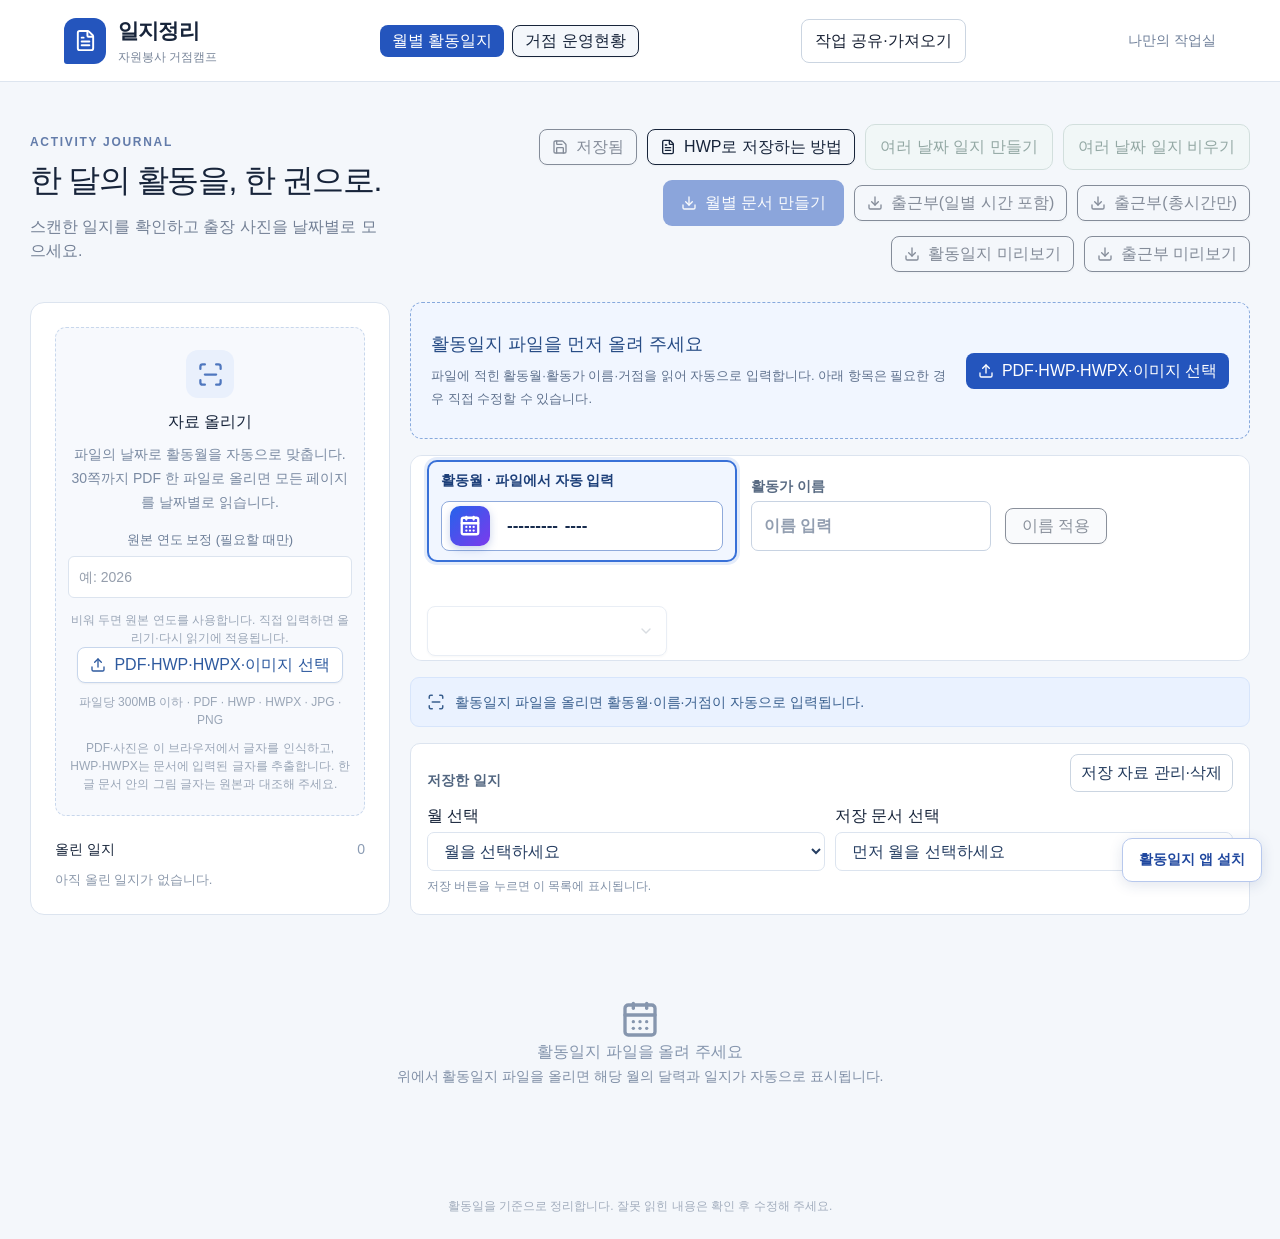
<file: index.html>
<!doctype html>
<html lang="ko">
  <head>
    <meta charset="UTF-8" />
    <meta name="viewport" content="width=device-width, initial-scale=1.0" />
    <meta name="theme-color" content="#f4f7fb" />
    <meta name="description" content="PDF·HWP·HWPX 활동일지를 날짜별로 읽고 정리하는 자원봉사 일지 앱" />
    <link rel="icon" href="./favicon.svg" type="image/svg+xml" />
    <link rel="manifest" href="./journal-manifest.json">
    <link rel="apple-touch-icon" href="./journal-install/icon-180.png?v=20261103-letters">
    <meta name="apple-mobile-web-app-capable" content="yes">
    <meta name="apple-mobile-web-app-title" content="활동일지">
    <link rel="stylesheet" href="./journal-install/install.css?v=20261103-1">
    <script defer src="./journal-install/install.js?v=20261104-photo-scope"></script>
    <title>일지정리 · 자원봉사 활동 일지</title>
    <link rel="stylesheet" href="./assets/journal-action-stability.css?v=20261126-big-warning-v11">
    <script type="module" crossorigin src="./assets/index-mobile-preview-20261009.js?v=20261126-keep-in-place-v43"></script>
    <script type="module" src="./assets/hwp-preview.js?v=20261107-evidence-background-v6"></script>
    <script type="module" src="./assets/township-excel-import.js?v=20261031-excel-import-v1"></script>
    <script type="module" src="./assets/center-operations-hwpx-export.js?v=20261102-linkage-table-only-v1"></script>
    <link rel="stylesheet" crossorigin href="./assets/index-B8Yboowa.css?v=20261103-photo-app-unlink-v1">
    <link rel="stylesheet" href="./assets/hwp-preview.css?v=20261031-bulk-trip-v2">
    <link rel="stylesheet" href="./assets/bulk-journal-drafts.css?v=20261103-common-picker-v16">
    <link rel="stylesheet" href="./assets/calendar-follow.css?v=20261103-fold-sentence-v9">
    <link rel="stylesheet" href="./assets/journal-import-merge.css?v=20261107-trip-dates-v2">
    <script src="./manage-saved.js?v=20261106-stable-actions" defer></script>
    <link rel="stylesheet" href="./work-import-dates.css?v=20261124-2"><script src="./share-work.js?v=20261124-select-files-v2" defer></script>
    <!-- XML export guards: fix57 -->
  </head>
  <body>
    <div id="root"></div>
    <button id="install-journal-app" class="journal-install-button" type="button">활동일지 앱 설치</button>
    <dialog id="journal-install-help" class="journal-install-help" aria-labelledby="journal-install-title">
      <h2 id="journal-install-title">활동일지 설치</h2>
      <p id="journal-install-status" role="status"></p>
      <p>컴퓨터: Chrome 또는 Edge의 주소창 설치 아이콘이나 메뉴에서 ‘앱 설치’를 선택하세요.</p>
      <p>아이폰·아이패드: Safari에서 이 페이지를 열고 ‘공유 → 홈 화면에 추가’를 선택하세요.</p>
      <p>안드로이드: Chrome 메뉴의 ‘앱 설치’ 또는 ‘홈 화면에 추가’를 선택하세요.</p>
      <button id="journal-install-close" type="button">닫기</button>
    </dialog>
  </body>
</html>
</file>
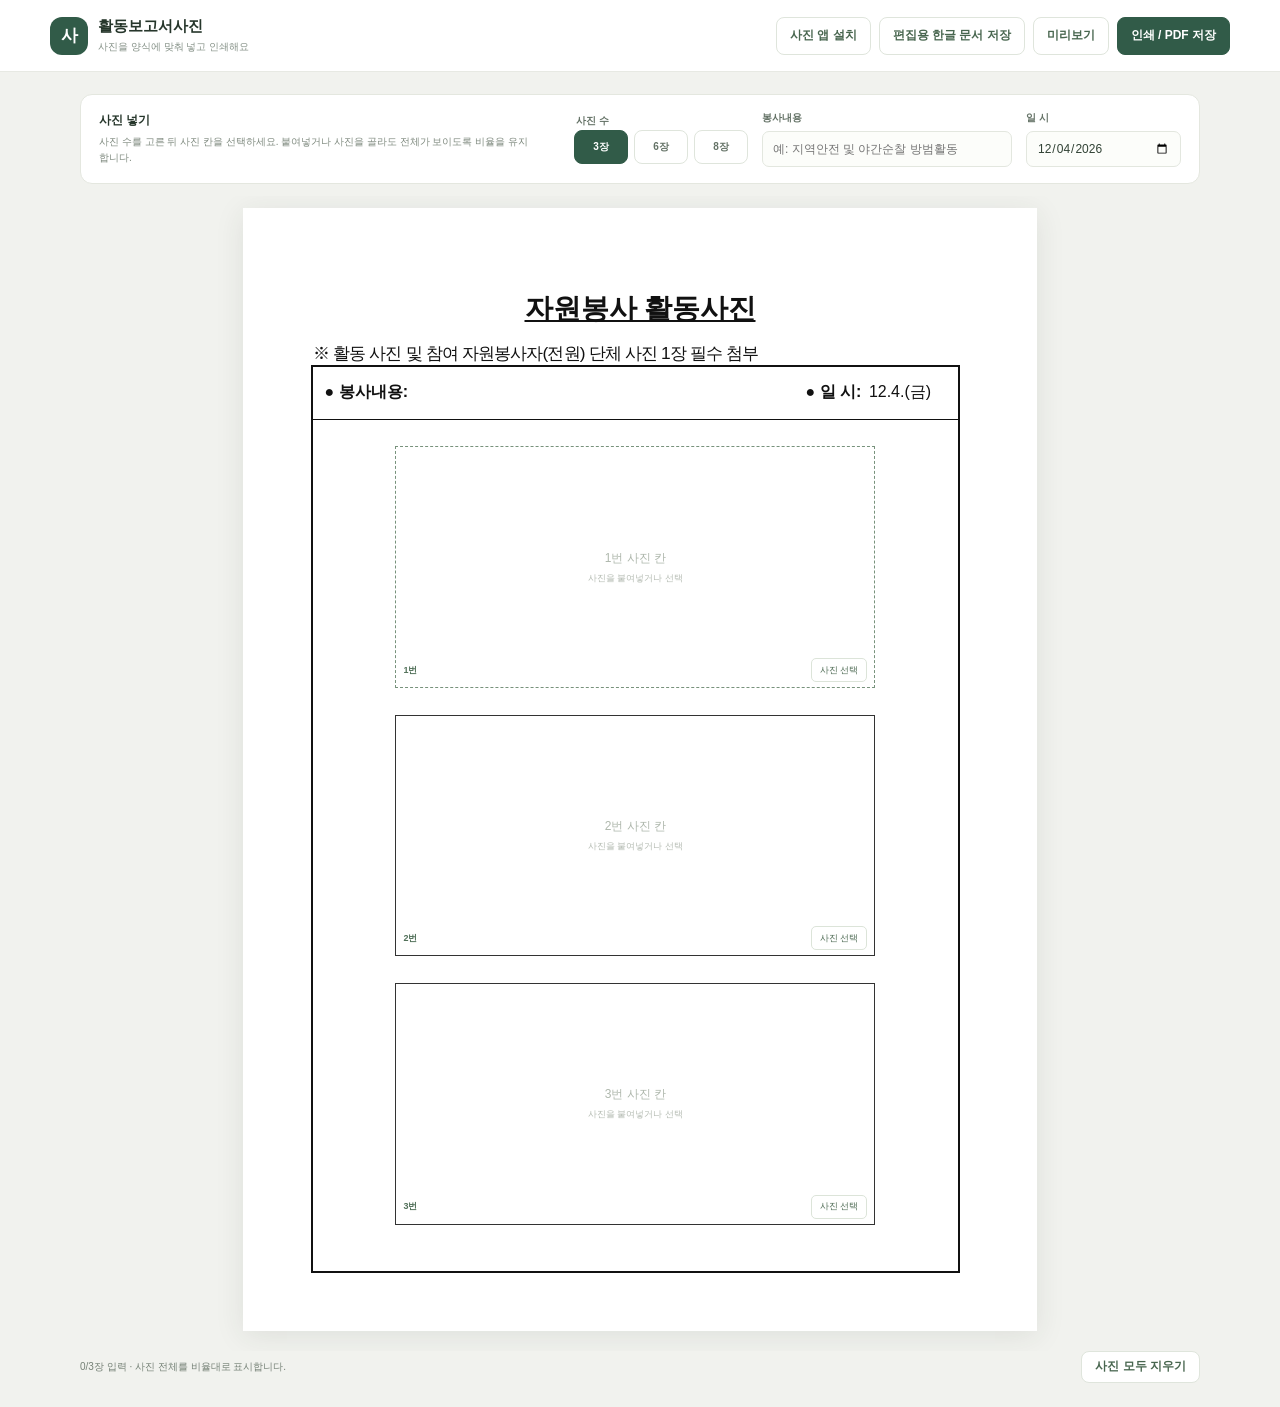
<file: activity-report-photo.html>
<!doctype html>
<html lang="ko">
<head>
  <meta charset="utf-8">
  <meta name="viewport" content="width=device-width,initial-scale=1">
  <meta name="theme-color" content="#f1f2ee">
  <title>활동보고서사진</title>
  <link rel="manifest" href="./activity-report-photo-manifest.json">
  <link rel="icon" href="./photo-install/icon-192.png?v=20261103-letters" type="image/png">
  <link rel="apple-touch-icon" href="./photo-install/icon-180.png?v=20261103-letters">
  <meta name="apple-mobile-web-app-capable" content="yes">
  <meta name="apple-mobile-web-app-title" content="활동보고서사진">
  <link rel="stylesheet" href="./photo-install/install.css?v=20261103-1">
  <script defer src="./photo-install/install.js?v=20261103-1"></script>
  <style>
    *{box-sizing:border-box}body{margin:0;background:#f1f2ee;color:#26362b;font-family:Arial,"Malgun Gothic",sans-serif}.toolbar{height:72px;display:flex;align-items:center;gap:22px;padding:0 max(20px,calc((100vw - 1180px)/2));background:#fff;border-bottom:1px solid #e7e9e3}.brand{display:flex;align-items:center;gap:10px;margin-right:auto}.brand-mark{display:grid;place-items:center;width:38px;height:38px;border-radius:12px;background:#315b48;color:#fff;font-size:17px;font-weight:700}.brand b,.brand small{display:block}.brand b{font-size:15px}.brand small{margin-top:4px;color:#849086;font-size:10px}.actions{display:flex;gap:8px}.btn{min-height:38px;display:inline-flex;align-items:center;justify-content:center;gap:7px;padding:0 13px;border:1px solid #dfe5dc;border-radius:8px;background:#fff;color:#48664f;font-size:12px;font-weight:650;cursor:pointer}.btn.primary{border-color:#315b48;background:#315b48;color:#fff}.settings{width:min(1120px,calc(100% - 40px));display:flex;align-items:end;gap:14px;margin:22px auto 12px;padding:16px 18px;border:1px solid #e4e7df;border-radius:12px;background:#fff}.settings-intro{display:grid;gap:5px;align-self:center;min-width:250px;margin-right:auto}.settings-intro b{font-size:12px}.settings-intro small{max-width:430px;color:#7e897e;font-size:10px;line-height:1.6}.settings label{display:grid;gap:6px;min-width:250px}.settings label span{font-size:10px;font-weight:650;color:#647266}.settings input{height:36px;padding:0 10px;border:1px solid #e3e7df;border-radius:7px;background:#fcfdfa;color:#314235;font:inherit;font-size:12px}.settings .date{min-width:155px}.message{width:min(1120px,calc(100% - 40px));margin:0 auto 8px;color:#53745a;font-size:11px}.canvas-wrap{display:flex;justify-content:center;overflow:auto;padding:12px 18px 20px}.page{width:210mm;min-width:210mm;height:297mm;padding:20mm 18mm 15mm;background:#fff;color:#111;box-shadow:0 5px 28px #28362a18}.page h1{height:13mm;margin:0 0 2.5mm;text-align:center;font-family:"함초롬바탕","함초롱바탕","HCR Batang",Batang,"바탕",serif;font-size:21pt;line-height:13mm;text-decoration:underline;text-underline-offset:2px}.frame{height:246mm;border:2px solid #111}.heading{min-height:14mm;display:grid;grid-template-columns:minmax(0,1fr) 46mm;align-items:center;padding:1mm 1mm 1mm 3mm;border-bottom:1px solid #111;font-family:"나눔고딕","Nanum Gothic",sans-serif;font-size:12pt}.heading>div{display:flex;align-items:center;gap:2mm;min-width:0}.heading b{flex-shrink:0}.heading>div:first-child span{overflow-wrap:anywhere;white-space:normal}.heading>div:last-child{justify-content:flex-end;white-space:nowrap;padding-right:6mm}.slots{height:calc(100% - 14mm);display:flex;flex-direction:column;align-items:center;gap:7mm;padding:0}.slot{position:relative;width:127mm;height:64mm;display:grid;place-items:center;overflow:hidden;border:1px solid #333;background:#fff}.slot:first-child{margin-top:7mm}.slot:nth-child(2){height:64mm}.slot.active:not(.filled){border-style:dashed;border-color:#78927c}.slot img{display:block;width:auto;height:64mm;max-width:100%;max-height:100%;object-fit:contain}.empty{position:absolute;inset:0;display:flex;flex-direction:column;align-items:center;justify-content:center;gap:5px;color:#afb8ad}.empty span{font-size:12px}.empty small{color:#b4bbb2;font-size:9px}.slot-controls{position:absolute;left:0;right:0;bottom:0;display:flex;align-items:center;gap:5px;padding:5px 7px;background:#ffffffef}.slot-controls b{margin-right:auto;color:#52715a;font-size:9px}.slot-controls button{height:24px;padding:0 8px;border:1px solid #dce4d9;border-radius:5px;background:#fff;color:#4c6952;font-size:9px;cursor:pointer}.footer{width:min(1120px,calc(100% - 40px));display:flex;align-items:center;gap:15px;margin:0 auto 24px;color:#758176;font-size:10px}.reset{margin-left:auto;min-height:32px}.preview-bottom[hidden]{display:none}.preview-bottom{position:fixed;right:24px;bottom:20px;z-index:5;display:flex;gap:8px;padding:8px;border:1px solid #e3e7df;border-radius:12px;background:#ffffffed;box-shadow:0 5px 24px #26362416}.is-preview .settings,.is-preview .message,.is-preview .footer{display:none}.is-preview .slot.active:not(.filled){border-style:solid;border-color:#333}.is-preview .empty{display:none}
    @media(max-width:900px){.settings{flex-wrap:wrap;align-items:stretch}.settings-intro{width:100%}.settings label{flex:1;min-width:200px}.settings .date{min-width:155px}.toolbar{padding:0 14px;gap:10px}.actions{gap:5px}.btn{padding:0 9px;font-size:10px}.canvas-wrap{justify-content:flex-start}}
    .photo-count-select{display:grid;gap:7px;margin:0;padding:0;border:0;align-self:center}
    .photo-count-select legend{margin-bottom:2px;color:#647266;font-size:10px;font-weight:650}
    .photo-count-options{display:flex;gap:6px}
    .photo-count-options label{min-width:0;padding:0;border:0}
    .photo-count-options input{position:absolute;opacity:0;pointer-events:none}
    .photo-count-options span{display:inline-flex;min-width:54px;min-height:34px;align-items:center;justify-content:center;padding:0 12px;border:1px solid #dfe5dc;border-radius:8px;background:#fff;color:#48664f;font-size:12px;font-weight:650;cursor:pointer}
    .photo-count-options input:checked+span{border-color:#315b48;background:#315b48;color:#fff}
    .photo-count-options input:focus-visible+span{outline:2px solid #86a795;outline-offset:2px}
    #pages{display:contents}
    .page.grid-page{padding:20mm 18mm 15mm}
    .page.grid-page .frame{height:246mm}
    .page.grid-page .slots{height:calc(100% - 14mm);display:grid;grid-template-columns:repeat(2,minmax(0,1fr));align-content:start;gap:5mm;padding:6mm 5mm}
    .page.grid-page .slot{width:100%;height:63mm;margin-top:0}
    .page.grid-page.mode-8 .slot{height:44mm}
    .page.grid-page .slot img{width:100%;height:100%;max-width:100%;max-height:100%;object-fit:contain}
    /* The 6-photo sheet is the same table as the 8-photo sheet without its last row. */
    .page.grid-page .frame{height:auto}
    .page.grid-page .slots{height:auto;grid-auto-rows:41mm;gap:5mm 10mm;padding:6mm 10mm;border:0}
    .page.grid-page .slot{height:41mm!important;margin:0;border:1px solid #333}
    .page.grid-page .slot.active:not(.filled){background:#f7fbf7;outline:0}
    @media(max-width:640px){.photo-count-select{width:100%}.photo-count-options{width:100%}.photo-count-options label{flex:1}.photo-count-options span{width:100%}.toolbar{height:64px}.brand b{font-size:12px}.brand small{font-size:8px}.brand-mark{width:32px;height:32px}.settings{width:calc(100% - 24px);padding:13px;gap:10px}.settings label{min-width:180px}.settings .date{min-width:140px}.footer{width:calc(100% - 24px);align-items:flex-start;flex-direction:column}.reset{margin:0}}
    @media print{@page{size:A4 portrait;margin:0}body{background:#fff}.screen-only{display:none!important}.canvas-wrap{display:block;overflow:visible;padding:0}.page{width:210mm;min-width:0;height:297mm;margin:0;padding:20mm 18mm 15mm;box-shadow:none;page-break-after:always;break-after:page}.page.grid-page{width:210mm;height:297mm;margin:0;padding:20mm 18mm 15mm;page-break-after:always;break-after:page}.page.grid-page .frame{height:auto}.page:last-child{page-break-after:auto;break-after:auto}.frame{height:246mm}.empty{display:none!important}.page.grid-page .slot.active:not(.filled){outline:0}}
  .page:not(.grid-page) .frame{width:171.55mm;height:240.40mm;max-width:100%}
  .report-note{letter-spacing:-0.05em;margin:0;padding-left:0.5mm;font:13pt/6mm "나눔고딕","Nanum Gothic","Malgun Gothic",sans-serif}
  </style>
</head>
<body>
  <header class="toolbar screen-only">
    <div class="brand"><span class="brand-mark">사</span><div><b>활동보고서사진</b><small>사진을 양식에 맞춰 넣고 인쇄해요</small></div></div>
    <div class="actions"><button class="btn" id="install-photo-app" type="button">사진 앱 설치</button><button class="btn" id="download-hangul">편집용 한글 문서 저장</button><button class="btn" id="preview">미리보기</button><button class="btn primary" id="print">인쇄 / PDF 저장</button></div>
  </header>
  <section class="settings screen-only">
    <div class="settings-intro"><b>사진 넣기</b><small>사진 수를 고른 뒤 사진 칸을 선택하세요. 붙여넣거나 사진을 골라도 전체가 보이도록 비율을 유지합니다.</small></div>
    <fieldset class="photo-count-select"><legend>사진 수</legend><div class="photo-count-options" role="radiogroup" aria-label="사진 수 선택"><label><input type="radio" name="photo-count" value="3" checked><span>3장</span></label><label><input type="radio" name="photo-count" value="6"><span>6장</span></label><label><input type="radio" name="photo-count" value="8"><span>8장</span></label></div></fieldset>
    <label><span>봉사내용</span><input id="activity" placeholder="예: 지역안전 및 야간순찰 방범활동"></label>
    <label class="date"><span>일 시</span><input id="date" type="date"></label>
  </section>
  <p class="message screen-only" id="message" role="status"></p>
  <div class="canvas-wrap"><div id="pages"></div></div>
  <footer class="footer screen-only"><span id="count">0/3장 입력 · 사진은 원본 비율을 유지합니다.</span><button class="btn reset" id="clear">사진 모두 지우기</button></footer>
  <div class="preview-bottom screen-only" id="preview-actions" hidden><button class="btn" id="back-to-edit">미리보기 닫기</button><button class="btn primary" id="print-preview">인쇄 / PDF 저장</button></div>
  <dialog id="photo-install-help" class="photo-install-help screen-only" aria-labelledby="photo-install-title">
    <h2 id="photo-install-title">활동보고서사진 설치</h2>
    <p id="photo-install-status" role="status"></p>
    <p>컴퓨터: Chrome 또는 Edge의 주소창 설치 아이콘이나 메뉴에서 ‘앱 설치’를 선택하세요.</p>
    <p>아이폰·아이패드: Safari에서 이 페이지를 열고 ‘공유 → 홈 화면에 추가’를 선택하세요.</p>
    <p>안드로이드: Chrome 메뉴의 ‘앱 설치’ 또는 ‘홈 화면에 추가’를 선택하세요.</p>
    <button id="photo-install-close" class="btn" type="button">닫기</button>
  </dialog>
  <script>
    (()=>{
      const pageHost=document.getElementById('pages'),activity=document.getElementById('activity'),date=document.getElementById('date'),message=document.getElementById('message'),count=document.getElementById('count');
      const countChoices=Array.from(document.querySelectorAll('input[name="photo-count"]'));
      let photos=Array(8).fill(null),active=0,preview=false,photoCount=3;
      const localDate=()=>{const d=new Date();return `${d.getFullYear()}-${String(d.getMonth()+1).padStart(2,'0')}-${String(d.getDate()).padStart(2,'0')}`};
      date.value=localDate();
      const say=text=>{message.textContent=text};
      const make=(tag,className,text)=>{const element=document.createElement(tag);if(className)element.className=className;if(text!==undefined)element.textContent=text;return element};
      const formatDate=()=>{if(!date.value)return '';const [year,month,day]=date.value.split('-').map(Number);const weekday=['일','월','화','수','목','금','토'][new Date(year,month-1,day).getDay()];return `${month}.${day}.(${weekday})`};
      const fileDate=()=>{if(!date.value)return '';const [year,month,day]=date.value.split('-').map(Number);return `${year}.${String(month).padStart(2,'0')}.${String(day).padStart(2,'0')}.(${['일','월','화','수','목','금','토'][new Date(year,month-1,day).getDay()]})`};
      const render=()=>{
        photoCount=Number(countChoices.find(choice=>choice.checked)?.value||3);
        if(active>=photoCount)active=0;
        const article=make('article',`page${photoCount===3?'':` grid-page mode-${photoCount}`}`);
        article.setAttribute('aria-label',`활동보고서 사진 ${photoCount}장 인쇄 미리보기`);
        article.append(make('h1','', '자원봉사 활동사진'));
        article.append(make('p','report-note','※ 활동 사진 및 참여 자원봉사자(전원) 단체 사진 1장 필수 첨부'));
        const frame=make('section','frame');
        const heading=make('header','heading');
        const activityLine=make('div');activityLine.append(make('b','', '● 봉사내용:'),make('span','',activity.value));
        const dateLine=make('div');dateLine.append(make('b','', '● 일 시:'),make('span','',formatDate()));
        heading.append(activityLine,dateLine);frame.append(heading);
        const slots=make('div','slots');
        for(let index=0;index<photoCount;index++){
          const photo=photos[index],box=make('div',`slot${active===index?' active':''}${photo?' filled':''}`);
          box.addEventListener('click',()=>{active=index;render()});
          box.addEventListener('dragover',event=>event.preventDefault());
          box.addEventListener('drop',event=>{event.preventDefault();const file=Array.from(event.dataTransfer.files).find(item=>item.type.startsWith('image/'));if(file)place(file,index)});
          if(photo){const img=make('img');img.src=photo.url;img.alt=`${index+1}번 활동 사진`;box.append(img)}
          else{const empty=make('div','empty');empty.append(make('span','',`${index+1}번 사진 칸`),make('small','screen-only','사진을 붙여넣거나 선택'));box.append(empty)}
          if(!preview){
            const tools=make('div','slot-controls screen-only');tools.append(make('b','',`${index+1}번`));
            const pick=make('button','', '사진 선택');pick.addEventListener('click',event=>{event.stopPropagation();active=index;const input=document.createElement('input');input.type='file';input.accept='image/jpeg,image/png,image/webp';input.onchange=()=>{if(input.files[0])place(input.files[0],index)};input.click()});tools.append(pick);
            if(photo){const remove=make('button','', '삭제');remove.addEventListener('click',event=>{event.stopPropagation();URL.revokeObjectURL(photo.url);photos[index]=null;render()});tools.append(remove)}
            box.append(tools);
          }
          slots.append(box);
        }
        frame.append(slots);article.append(frame);pageHost.replaceChildren(article);
        const filled=photos.slice(0,photoCount).filter(Boolean).length;
        count.textContent=`${filled}/${photoCount}장 입력 · 사진 전체를 비율대로 표시합니다.`;
      };
      const place=(file,index)=>{if(!file.type.startsWith('image/'))return say('이미지 사진을 선택해 주세요.');if(photos[index])URL.revokeObjectURL(photos[index].url);photos[index]={url:URL.createObjectURL(file),name:file.name};active=index;render();say(`${index+1}번 사진 칸에 넣었습니다.`)};
      document.getElementById('download-hangul').addEventListener('click',async()=>{const button=document.getElementById('download-hangul');button.disabled=true;say('한글 문서를 만들고 있어요.');try{const {saveHangul}=await import('./photo-hwpx-export.js?v=cell-datefit7');await saveHangul({photos:photos.slice(0,photoCount),count:photoCount,activity:activity.value.trim(),date:formatDate(),fileDate:fileDate()});say('한글 문서를 저장했어요.');}catch(error){console.error(error);say('한글 문서를 만들지 못했어요. 다시 시도해 주세요.')}finally{button.disabled=false}});
      document.addEventListener('paste',event=>{const file=Array.from(event.clipboardData.items).find(item=>item.type.startsWith('image/'))?.getAsFile();if(file){event.preventDefault();place(file,active)}});
      activity.addEventListener('input',render);date.addEventListener('input',render);countChoices.forEach(choice=>choice.addEventListener('change',()=>{active=0;render();say(`${choice.value}장 사진 양식으로 바꿨습니다.`)}));
      const toggle=()=>{preview=!preview;document.body.classList.toggle('is-preview',preview);document.getElementById('preview-actions').hidden=!preview;document.getElementById('preview').textContent=preview?'편집으로':'미리보기';render()};
      document.getElementById('preview').addEventListener('click',toggle);document.getElementById('back-to-edit').addEventListener('click',toggle);document.getElementById('print').addEventListener('click',()=>window.print());document.getElementById('print-preview').addEventListener('click',()=>window.print());
      document.getElementById('clear').addEventListener('click',()=>{photos.forEach(photo=>photo&&URL.revokeObjectURL(photo.url));photos=Array(8).fill(null);render();say('사진을 모두 지웠습니다.')});
      render();
    })();
  </script>
</body>
</html>
</file>
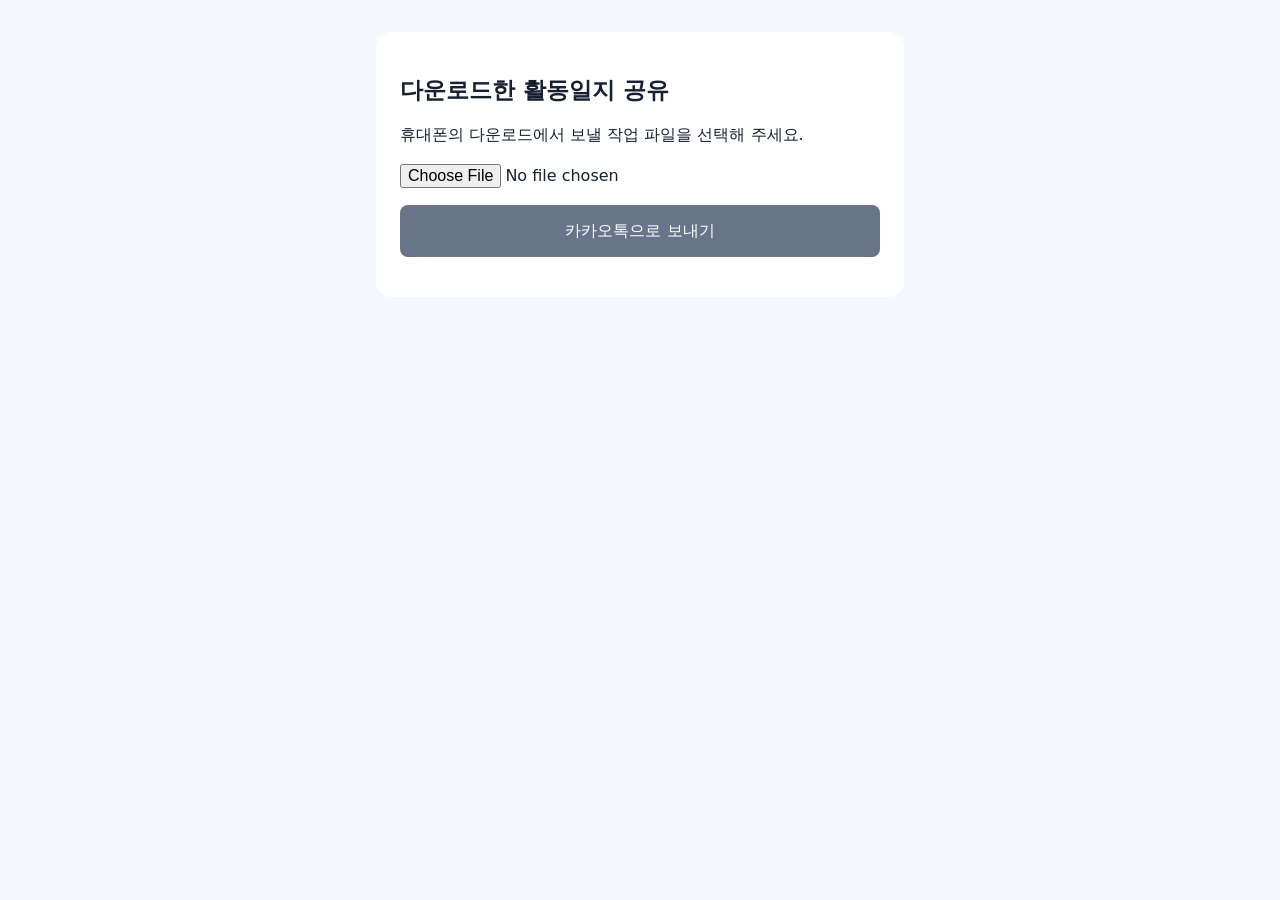
<file: android-share.html>
<!doctype html>
<html lang="ko"><head><meta charset="utf-8"><meta name="viewport" content="width=device-width,initial-scale=1"><title>다운로드한 활동일지 공유</title><style>
body{margin:0;background:#f4f7fb;color:#172033;font:1rem/1.55 system-ui,sans-serif}
main{max-width:30rem;margin:2rem auto;padding:1.5rem;background:white;border-radius:1rem}
h1{font-size:1.45rem}label,input,button{display:block;margin:1rem 0}input{max-width:100%;font:inherit}
button{padding:.85rem 1rem;font:inherit;border:0;border-radius:.5rem;background:#2552bf;color:white;width:100%}button[hidden]{display:none}button:disabled{background:#68748a}
</style><link rel="stylesheet" href="./work-import-dates.css?v=20261124-2"><script defer src="./share-work.js?v=20261124-select-files-v2"></script></head><body><main><h1>다운로드한 활동일지 공유</h1><label for="downloaded-journal">휴대폰의 다운로드에서 보낼 작업 파일을 선택해 주세요.</label><input id="downloaded-journal" type="file" accept=".vjournal,.pdf,.zip,.txt,application/pdf,application/octet-stream,application/zip,text/plain"><button id="send-downloaded-journal" type="button" disabled>카카오톡으로 보내기</button><button id="keep-downloaded-journal" type="button" hidden>이 일지를 Chrome에 저장하고 계속 쓰기</button><p id="downloaded-status" role="status"></p></main></body></html>
</file>
<file: journal-install/install.css>
.journal-install-help{width:min(440px,calc(100vw - 32px));padding:24px;border:1px solid #d6e0d8;border-radius:14px;color:#26362b;background:#fff;box-shadow:0 16px 60px #162c2840}.journal-install-help::backdrop{background:#142c2780}.journal-install-help h2{margin:0 0 12px;font-size:20px}.journal-install-help p{font-size:14px;line-height:1.7}.journal-install-help .btn{margin-top:8px}.journal-install-help:focus-visible{outline:2px solid #315b48}
.btn#install-photo-app[hidden]{display:none}

.journal-install-button{position:fixed;right:18px;bottom:18px;z-index:50;min-height:44px;padding:11px 16px;border:1px solid #b7c8ed;border-radius:10px;background:#fff;color:#20489f;box-shadow:0 3px 14px #203f7622;font:600 14px Arial,"Malgun Gothic",sans-serif;cursor:pointer}.journal-install-help button{padding:9px 16px;border:1px solid #b7c8ed;border-radius:8px;background:#fff;color:#20489f;cursor:pointer}@media print{.journal-install-button,.journal-install-help{display:none!important}}
</file>
<file: assets/journal-action-stability.css>
/* Expanding fields or validation notices must not change the user's scroll position. */
.workspace, dialog, [role="dialog"] { overflow-anchor: none; }

/* The floating message contains no controls and must not intercept form clicks. */
.journal-sticky-notice { pointer-events: none; }

.daily-date-actions, .daily-work-actions {
  display: flex;
  align-items: center;
  flex-wrap: wrap;
  gap: .5rem;
}
.daily-date-actions { margin-bottom: .5rem; }
.daily-work-actions > button { flex: 1 1 auto; }
@media (max-width: 480px) {
  .daily-work-actions > button, .daily-date-actions > button { padding-inline: .65rem; }
}

.journal-photo-drop-header {
  border: 1px dashed #a4b4cf;
  border-radius: 8px;
  padding: .8rem 1rem;
}
.journal-trip-photos[data-photo-drag-over] .journal-photo-drop-header {
  outline: 2px solid #2452b8;
  outline-offset: -2px;
  background: #eef4ff;
}
.journal-review-heading { font-size: 1rem; font-weight: 600; margin: 0 0 .75rem; }
.journal-source-column, .record-grid > .record-fields { min-width: 0; }
.journal-source-column > .source-view { position: static; }
.journal-review-actions { max-width: 28rem; display: grid; grid-template-columns: minmax(0, 1fr) minmax(0, .72fr) minmax(0, 1.16fr); gap: .3rem; margin: 0 0 .5rem; }
.journal-source-column > .source-view + .journal-trip-photos { margin-top: .75rem; }
.journal-review-actions > button { min-width: 0; height: auto; min-height: 2.5rem; padding: .35rem .25rem; font-size: .8125rem; line-height: 1.25; white-space: normal; word-break: keep-all; overflow-wrap: anywhere; }
.journal-review-actions > button > svg { display: none; }
.journal-trip-photos { min-width: 0; }
.journal-trip-photos .photo-header { flex-wrap: wrap; margin: 0 0 .75rem; }
.journal-trip-photos .photo-grid { grid-template-columns: repeat(auto-fit, minmax(min(100%, 15rem), 1fr)); }
.journal-no-record { display: flex; flex-direction: column; gap: 1rem; }
.journal-no-record > .empty-record { order: -1; }
@media (min-width: 1101px) {
  .journal-source-column > .source-view { max-height: calc(100dvh - 5rem); overflow: auto; }
}

.journal-undated-photos { margin-top: 1rem; }
.journal-undated-photos > summary { cursor: pointer; }
.journal-undated-photos .photo-grid { margin-top: .75rem; grid-template-columns: 1fr; }

.journal-inline-validation { max-width: 28rem; display: flex; flex-wrap: wrap; align-items: center; gap: .5rem .7rem; margin: 0 0 .7rem; padding: .75rem .9rem; border: 2px solid #dc2626; border-radius: .6rem; background: #fef2f2; color: #b91c1c; font-size: 1.125rem; font-weight: 700; line-height: 1.5; }
.journal-inline-validation p { flex: 1 1 14rem; margin: 0; }
.journal-inline-validation button { flex: 1 1 100%; min-height: 2.6rem; border: 1px solid #b91c1c; border-radius: .4rem; background: #fff; color: #b91c1c; padding: .3rem .6rem; font: inherit; font-weight: 600; cursor: pointer; }
.journal-validation-target { outline: 2px solid #dc2626; outline-offset: 2px; }

/* Large warning under the original journal; it stays in view while the column has empty space. */
@media (min-width: 761px) { .record-grid > .journal-source-column:has(> .journal-big-validation) { align-self: stretch; } }
.journal-big-validation { position: sticky; top: 5.5rem; margin-top: 1rem; padding: 1.25rem 1.4rem; border: 3px solid #dc2626; border-radius: .9rem; background: #fff1f2; color: #991b1b; box-shadow: 0 8px 24px #dc262622; }
.journal-big-validation h3 { margin: 0 0 .75rem; font-size: 1.6rem; font-weight: 800; line-height: 1.3; color: #b91c1c; }
.journal-big-validation ol { margin: 0; padding-left: 1.6rem; display: grid; gap: .6rem; font-size: 1.3rem; font-weight: 700; line-height: 1.5; }
.journal-big-validation button { margin-top: 1rem; width: 100%; min-height: 3rem; border: 0; border-radius: .6rem; background: #dc2626; color: #fff; font-size: 1.2rem; font-weight: 800; cursor: pointer; }
.journal-big-validation button:hover { background: #b91c1c; }
</file>
<file: assets/hwp-preview.css>
.hwp-preview-placeholder{height:600px;overflow:auto;background:#e9edf4;padding:12px}
.hwp-preview-placeholder img{display:block;width:min(100%,780px);height:auto;margin:0 auto;background:#fff;box-shadow:0 2px 12px rgba(27,46,77,.16)}
.hwp-preview-status{min-height:180px;display:grid;place-items:center;padding:16px;text-align:center;font-size:13px;line-height:1.6;color:#7686a0}
@media(max-width:700px){.hwp-preview-placeholder{height:auto;max-height:none;overflow:visible;padding:8px}.hwp-preview-placeholder img{width:100%;max-width:none}}
</file>
<file: assets/bulk-journal-drafts.css>
.bulk-journal-launch{display:flex;align-items:center;justify-content:flex-end;flex-wrap:wrap;gap:8px;max-width:100%}.bulk-launch-button,.bulk-undo-button{padding:10px 14px;border:1px solid #a9c3b9;border-radius:10px;background:#eff7f3;color:#204b3d;font:inherit;cursor:pointer}.bulk-undo-button{background:#fff;font-size:13px}.bulk-launch-button:disabled{opacity:.45;cursor:not-allowed}.bulk-result{width:100%;margin:2px 0;font-size:13px;color:#365a4d}.bulk-journal-dialog{margin:auto;inset:0;width:min(800px,calc(100vw - 28px));max-width:calc(100vw - 28px);max-height:88dvh;box-sizing:border-box;padding:24px;border:1px solid #d5dfdb;border-radius:16px;color:#243c33;background:#fff;box-shadow:0 24px 80px #152c3d40;overflow:auto}.bulk-journal-dialog::backdrop{background:#102b3e80}.bulk-dialog-head{display:flex;align-items:flex-start;justify-content:space-between;gap:12px}.bulk-dialog-head h2{margin:0;font-size:23px}.bulk-dialog-head p{margin:5px 0;color:#687d74}.bulk-dialog-head>button{border:0;background:none;font-size:30px;cursor:pointer}.bulk-intro,.bulk-help{font-size:14px;line-height:1.65;color:#64766e}.bulk-journal-dialog h3{font-size:17px;margin:24px 0 12px}.bulk-date-tools{display:flex;align-items:center;gap:7px;flex-wrap:wrap;margin-bottom:12px}.bulk-date-tools button,.bulk-dialog-actions button{border:1px solid #ccd8d2;border-radius:8px;background:#fff;padding:8px 11px;color:inherit;font:inherit;cursor:pointer}.bulk-date-tools span{margin-left:auto;font-size:13px}.bulk-calendar{display:grid;grid-template-columns:repeat(7,minmax(0,1fr));gap:6px}.bulk-weekday{text-align:center;font-size:13px;color:#6b7d75}.bulk-calendar button{display:flex;flex-direction:column;align-items:center;justify-content:center;min-height:49px;padding:5px;border:1px solid #dce4df;border-radius:8px;background:#fff;color:#2f4d40;font:inherit;cursor:pointer}.bulk-calendar button[aria-pressed=true]{background:#315e4b;color:white;border-color:#315e4b}.bulk-calendar button:disabled{color:#9aaba1;background:#f0f3f1;cursor:default}.bulk-calendar small{font-size:10px}.bulk-activities{display:grid;grid-template-columns:1fr 1fr;gap:10px;margin-bottom:16px}.bulk-activities label{display:flex;align-items:center;gap:8px;padding:11px;border:1px solid #dce4df;border-radius:9px;font-size:14px;cursor:pointer}.bulk-activities input{accent-color:#315e4b;width:17px;height:17px}.bulk-field{display:flex;flex-direction:column;gap:6px;font-size:13px}.bulk-field input,.bulk-field textarea,.bulk-plan-row textarea,.bulk-plan-row select{box-sizing:border-box;width:100%;padding:10px;border:1px solid #d6e0db;border-radius:8px;font:inherit;color:#273d34;background:#fff}.bulk-field textarea{min-height:68px}.bulk-common{display:grid;grid-template-columns:2fr 1fr 1fr;gap:10px}.bulk-plan-list{display:grid;gap:12px}.bulk-plan-row{border:1px solid #dce5e0;background:#f8fbf9;border-radius:10px;padding:12px}.bulk-plan-heading{display:flex;align-items:center;justify-content:space-between;gap:12px;margin-bottom:8px}.bulk-plan-heading strong{white-space:nowrap}.bulk-plan-row select{font-size:13px}.bulk-plan-row textarea{min-height:74px;resize:vertical;line-height:1.65;font-size:14px}.bulk-plan-row small{display:block;color:#718277;margin-top:6px}.bulk-dialog-actions{display:flex;justify-content:flex-end;gap:9px;position:sticky;bottom:-24px;background:#fff;padding:16px 0 6px;margin-top:12px}.bulk-dialog-actions button.bulk-primary{background:#315e4b;border-color:#315e4b;color:#fff}.bulk-error{padding:10px;background:#fff0ec;border-radius:8px;color:#a13a25;font-size:14px}.bulk-sr-only{position:absolute;width:1px;height:1px;padding:0;overflow:hidden;clip:rect(0,0,0,0);white-space:nowrap}@media(max-width:600px){.bulk-journal-dialog{padding:17px;max-height:92dvh}.bulk-activities{grid-template-columns:1fr}.bulk-common{grid-template-columns:1fr 1fr}.bulk-common .bulk-field:first-child{grid-column:1/-1}.bulk-calendar{gap:4px}.bulk-calendar button{min-height:44px}.bulk-plan-heading{align-items:flex-start;flex-direction:column;gap:7px}.bulk-plan-heading label{width:100%}.bulk-dialog-actions{bottom:-17px}.bulk-dialog-head h2{font-size:20px}.bulk-launch-button{font-size:14px}}

.bulk-trip-toggle{display:flex;align-items:center;gap:8px;font-size:14px;margin-bottom:12px}.bulk-trip-toggle input{width:17px;height:17px;accent-color:#315e4b}.bulk-trip-fields{padding:12px;background:#f4f8f5;border:1px solid #d6e2d9;border-radius:10px;grid-template-columns:1fr 1fr}.bulk-trip-summary{padding:12px;background:#edf5f0;border:1px solid #d0dfd5;border-radius:9px;font-size:14px;line-height:1.65;overflow-wrap:anywhere}

.bulk-activity-choice{display:flex;align-items:center;justify-content:space-between;gap:6px;border:1px solid #dce4df;border-radius:9px;padding:8px}.bulk-activity-choice label{border:0;padding:5px;min-width:0}.bulk-activity-choice .bulk-activity-common{flex-shrink:0;font-size:12px;color:#536b60;gap:5px}.bulk-activity-common input{width:16px;height:16px}

.bulk-trip-dates{min-width:0;margin:12px 0;padding:12px;border:1px solid #d6e2d9;border-radius:10px}.bulk-trip-dates legend{font-size:14px;font-weight:600;padding:0 5px}.bulk-trip-date-list{display:flex;flex-wrap:wrap;gap:8px;margin-bottom:12px}.bulk-trip-date-list .bulk-trip-date-choice{display:flex;align-items:center;gap:6px;padding:8px 10px;background:#f4f8f5;border:1px solid #d6e2d9;border-radius:8px;font-size:14px;cursor:pointer}.bulk-trip-date-list input{width:17px;height:17px;accent-color:#315e4b}

.bulk-place-picker{min-width:0;margin:12px 0 18px;padding:14px;border:1px solid #d6e2d9;border-radius:10px}.bulk-place-picker legend{padding:0 5px;font-size:15px;font-weight:600}.bulk-place-options{display:flex;flex-wrap:wrap;gap:8px;margin:3px 0 14px}.bulk-place-options label{display:flex;align-items:center;gap:6px;padding:8px 10px;border:1px solid #d6e2d9;border-radius:8px;background:#f4f8f5;font-size:14px;cursor:pointer}.bulk-place-options input{width:17px;height:17px;accent-color:#315e4b}

.trip-photo-notice{margin:10px 0;padding:10px 12px;border:1px solid #efd099;border-radius:8px;background:#fff7e7;color:#8b4c0c;font-size:13px;line-height:1.6}.trip-photo-notice.ready{border-color:#b5d8c3;background:#edf8f1;color:#245b3c}.trip-photo-tab-warning{font-size:11px;padding:2px 5px;border-radius:5px;background:#fff0cc;color:#8b4c0c}.calendar .trip-photo-calendar{font-size:10px;line-height:1.2;padding:2px 3px;border-radius:4px;background:#fff0cc;color:#8b4c0c}.calendar .trip-photo-calendar.ready{background:#def2e5;color:#245b3c}

.bulk-date-places{margin:12px 0 18px;display:grid;gap:12px}.bulk-date-place-row{min-width:0;padding:12px;border:1px solid #d6e2d9;border-radius:10px;background:#fafcfb}.bulk-date-place-heading{display:flex;align-items:center;justify-content:space-between;gap:10px;flex-wrap:wrap}.bulk-date-place-heading label{display:flex;align-items:center;gap:7px;font-size:13px}.bulk-date-place-heading input{width:17px;height:17px;accent-color:#315e4b}.bulk-date-place-row .bulk-place-picker{margin-bottom:0;background:#fff}.bulk-date-place-row .bulk-help{margin-bottom:0;overflow-wrap:anywhere}

.bulk-date-schedules{display:grid;gap:14px;margin:14px 0}.bulk-date-schedule{min-width:0;border:1px solid #d6e2d9;border-radius:10px;background:#f8fbf9;padding:14px}.bulk-date-schedule>strong{display:block;margin-bottom:12px}.bulk-schedule-fields{display:grid;grid-template-columns:repeat(2,minmax(0,1fr));gap:10px;margin:10px 0 14px}.bulk-schedule-reset{border:1px solid #ccd8d2;border-radius:8px;padding:7px 10px;background:#fff;color:#365a4d;font:inherit;font-size:13px;cursor:pointer}.bulk-date-schedule .bulk-trip-toggle{margin-top:12px}.bulk-schedule-fields .bulk-field{min-width:0}

.bulk-day-trip-entry{min-width:0;margin:10px 0;padding:12px;border:1px solid #d6e2d9;border-radius:8px;background:#fff}.bulk-day-trip-entry legend{padding:0 5px;font-weight:600;font-size:14px}.bulk-day-trip-entry .bulk-schedule-fields{margin-bottom:8px}

.bulk-group-summary{padding:12px 14px;margin:14px 0;border:1px solid #cddfd2;border-radius:9px;background:#f0f7f2;font-size:14px;line-height:1.7}.bulk-group-summary p{margin:6px 0;overflow-wrap:anywhere}.bulk-group-summary small{color:#536b60}

.bulk-trip-checkbox-label{display:flex;align-items:center;gap:8px;padding:5px;min-width:0}.bulk-trip-checkbox-label:not(.bulk-activity-common){font-size:14px}

.bulk-input-guidance{position:sticky;top:0;z-index:10;max-height:25dvh;overflow-y:auto;padding:12px 14px;margin:14px 0;border:1px solid #e6bda9;border-radius:9px;background:#fff1ea;color:#853b24;box-shadow:0 3px 10px #63322114;font-size:14px;line-height:1.5;overflow-wrap:anywhere}
.bulk-input-guidance p{margin:4px 0 0}
.bulk-date-details{display:grid;gap:12px}.bulk-date-detail-row{padding:12px;border:1px solid #d6e2d9;border-radius:10px;background:#fafcfb;min-width:0}.bulk-date-detail-row>strong{display:block;margin-bottom:8px}.bulk-date-detail-row textarea{min-height:90px;line-height:1.65;resize:vertical}

.bulk-common-activity-picker{margin:24px 0 12px}.bulk-common-activity-picker>summary{font-size:17px;font-weight:600;cursor:pointer}.bulk-common-activity-picker>summary:focus-visible{outline:2px solid #315e4b;outline-offset:4px;border-radius:3px}
</file>
<file: assets/calendar-follow.css>
/* Source upload on the left; month, name and saved journals on the right. */
.journal-setup-grid{display:grid;grid-template-columns:360px minmax(0,1fr);gap:20px;align-items:start;margin-bottom:20px}
.journal-identity-pane{min-width:0}
.journal-identity-pane .saved-journals{width:auto;margin-left:0}
.source-upload-pane{background:#fff;border:1px solid #dce4ef;border-radius:14px;padding:24px;min-width:0}
@media (min-width:761px){
 .work-grid{align-items:start}
 .month-pane{position:sticky;top:16px;align-self:start;max-height:calc(100vh - 32px);max-height:calc(100dvh - 32px);overflow-y:auto;overscroll-behavior-y:contain;scrollbar-width:thin}
 .journal-identity-pane .toolbar{flex-wrap:wrap}
}
@media (min-width:761px) and (max-width:1000px){.journal-setup-grid{grid-template-columns:310px minmax(0,1fr)}.source-upload-pane{padding:18px}}
@media (max-width:760px){.journal-setup-grid{grid-template-columns:minmax(0,1fr)}.source-upload-pane{padding:18px}}

/* Fit only the right-hand settings to the unchanged upload panel height. */
@media (min-width:761px){
 .journal-identity-pane{contain:size;min-height:0;align-self:stretch;display:grid;grid-template-columns:minmax(0,1fr);grid-template-rows:minmax(0,.8fr) minmax(0,1.2fr) minmax(0,1fr);gap:16px}
 .journal-identity-pane>.file-first-upload{grid-row:1;padding:16px 20px}
 .journal-identity-pane>.toolbar{grid-row:2;padding:12px 16px;align-content:center}
 .journal-identity-pane>.saved-journals{grid-row:3;position:relative;display:grid;grid-template-columns:minmax(0,1fr);gap:6px;padding:10px 16px;align-content:center}
 .journal-identity-pane>.saved-journals>strong{min-height:34px;display:flex;align-items:center;padding-right:170px}
 .journal-identity-pane .saved-journals [data-journal-delete-manager]{position:absolute;top:10px;right:16px;width:auto!important;padding:6px 10px!important}
 .journal-identity-pane>.file-first-upload,.journal-identity-pane>.toolbar,.journal-identity-pane>.saved-journals{margin:0;min-height:0;align-self:stretch;box-sizing:border-box;overflow:auto}
 .journal-identity-pane:has(>.name-prompt){grid-template-rows:minmax(0,.8fr) minmax(0,1.2fr) auto minmax(0,1fr)}
 .journal-identity-pane>.name-prompt{grid-row:3;margin:0}
 .journal-identity-pane:has(>.name-prompt)>.saved-journals{grid-row:4}
}

/* Narrow windows need content height, rather than desktop card-height matching. */
@media (min-width:761px) and (max-width:1200px){
 .journal-setup-grid .journal-identity-pane,.journal-setup-grid .journal-identity-pane:has(>.name-prompt){contain:none;align-self:start;grid-template-rows:none;grid-auto-rows:auto}
 .journal-identity-pane>.file-first-upload,.journal-identity-pane>.toolbar,.journal-identity-pane>.saved-journals{height:auto;overflow:visible}
 .journal-identity-pane>.file-first-upload{flex-direction:column;align-items:stretch;padding:8px 20px;gap:10px}
 .journal-identity-pane>.file-first-upload button{align-self:flex-start;max-width:100%}
 .journal-identity-pane>.toolbar{align-content:flex-start;align-items:flex-end;padding:24px 16px}
}
@media (min-width:761px) and (max-width:1000px){
 .journal-identity-pane .saved-journal-selectors{flex-direction:column!important}
}

/* Validation follows the viewport; reserve its measured height above the calendar. */
.journal-sticky-notice{position:sticky;top:12px;z-index:30;max-height:25vh;max-height:25dvh;overflow-y:auto;box-shadow:0 3px 10px #6b332018}
@media(min-width:761px){
 main .month-pane{top:calc(16px + var(--journal-notice-height,0px));max-height:calc(100vh - 32px - var(--journal-notice-height,0px) - var(--journal-calendar-bottom-space,0px));max-height:calc(100dvh - 32px - var(--journal-notice-height,0px) - var(--journal-calendar-bottom-space,0px))}
}
@media print{.journal-sticky-notice{position:static;max-height:none;overflow:visible;box-shadow:none}}

/* Sentence tools stay collapsed until the user opens their heading. */
details.sentence-builder>summary{cursor:pointer;color:#526b91;font-size:14px;font-weight:600;min-height:28px;padding:4px 0}
details.sentence-builder[open]>summary{margin-bottom:8px}
details.sentence-builder>summary:focus-visible{outline:2px solid #526b91;outline-offset:3px;border-radius:3px}
</file>
<file: assets/journal-import-merge.css>
.journal-import-choice{margin:auto;inset:0;width:min(560px,calc(100vw - 32px));max-height:85dvh;overflow:auto;box-sizing:border-box;border:1px solid #d4dfd9;border-radius:14px;padding:24px;background:#fff;color:#263e33;box-shadow:0 24px 80px #152c3d40;font:inherit}.journal-import-choice::backdrop{background:#102b3e80}.journal-import-choice h2{margin:0 0 14px;font-size:21px}.journal-import-choice p{font-size:14px;line-height:1.7;overflow-wrap:anywhere}.journal-import-choice-actions{display:flex;gap:9px;justify-content:flex-end;flex-wrap:wrap;margin-top:22px}.journal-import-choice button{font:inherit;cursor:pointer;border:1px solid #bdcfc4;border-radius:8px;padding:10px 12px;background:#fff;color:#263e33}.journal-import-choice button.primary{background:#315e4b;color:#fff;border-color:#315e4b}.journal-import-choice button:focus-visible{outline:3px solid #9abaae;outline-offset:3px}

.journal-trip-repair-dates{display:grid;grid-template-columns:repeat(auto-fit,minmax(128px,1fr));gap:8px;border:1px solid #d4dfd9;border-radius:8px;padding:12px}
.journal-trip-repair-dates label{display:flex;align-items:center;gap:8px;padding:4px;cursor:pointer}
.journal-import-choice button:disabled{opacity:.55;cursor:default}
</file>
<file: work-import-dates.css>
.work-import-picker {
  box-sizing: border-box;
  width: min(30rem, calc(100% - 2rem));
  max-height: 85vh;
  max-height: 85dvh;
  margin: auto;
  padding: 0;
  border: 1px solid #cbd5e1;
  border-radius: 14px;
  background: white;
  color: #172033;
  font: 1rem/1.5 system-ui, sans-serif;
}
.work-import-picker::backdrop { background: #10182880; }
.work-import-picker form { display: flex; flex-direction: column; max-height: inherit; margin: 0; }
.work-import-picker header, .work-import-picker footer { padding: 1rem 1.25rem; }
.work-import-picker h2 { font-size: 1.2rem; margin: 0 0 .35rem; }
.work-import-picker p { margin: .5rem 0 0; color: #475569; font-size: .9rem; }
.work-import-days { overflow: auto; padding: 0 1.25rem; }
.work-import-days label { display: flex; align-items: center; gap: .65rem; margin: 0; padding: .65rem 0; border-top: 1px solid #e2e8f0; cursor: pointer; }
.work-import-days input { display: inline-block; width: 1.15rem; height: 1.15rem; margin: 0; }
.work-import-days small { margin-left: auto; color: #475569; }
.work-import-picker footer { display: flex; justify-content: flex-end; flex-wrap: wrap; gap: .5rem; }
.work-import-picker button { width: auto; margin: 0; border: 1px solid #cbd5e1; border-radius: 8px; padding: .55rem .85rem; color: #172033; background: white; font: inherit; cursor: pointer; }
.work-import-picker button[type=submit] { color: white; background: #2452b8; }
.work-import-picker button:disabled { opacity: .52; cursor: default; }
.work-import-select { padding: 0 1.25rem .7rem; }
.work-import-picker strong, .work-import-days label { overflow-wrap: anywhere; }
.work-import-days input { flex: 0 0 auto; }
</file>
<file: photo-install/install.css>
.photo-install-help{width:min(440px,calc(100vw - 32px));padding:24px;border:1px solid #d6e0d8;border-radius:14px;color:#26362b;background:#fff;box-shadow:0 16px 60px #162c2840}.photo-install-help::backdrop{background:#142c2780}.photo-install-help h2{margin:0 0 12px;font-size:20px}.photo-install-help p{font-size:14px;line-height:1.7}.photo-install-help .btn{margin-top:8px}.photo-install-help:focus-visible{outline:2px solid #315b48}
.btn#install-photo-app[hidden]{display:none}
</file>
